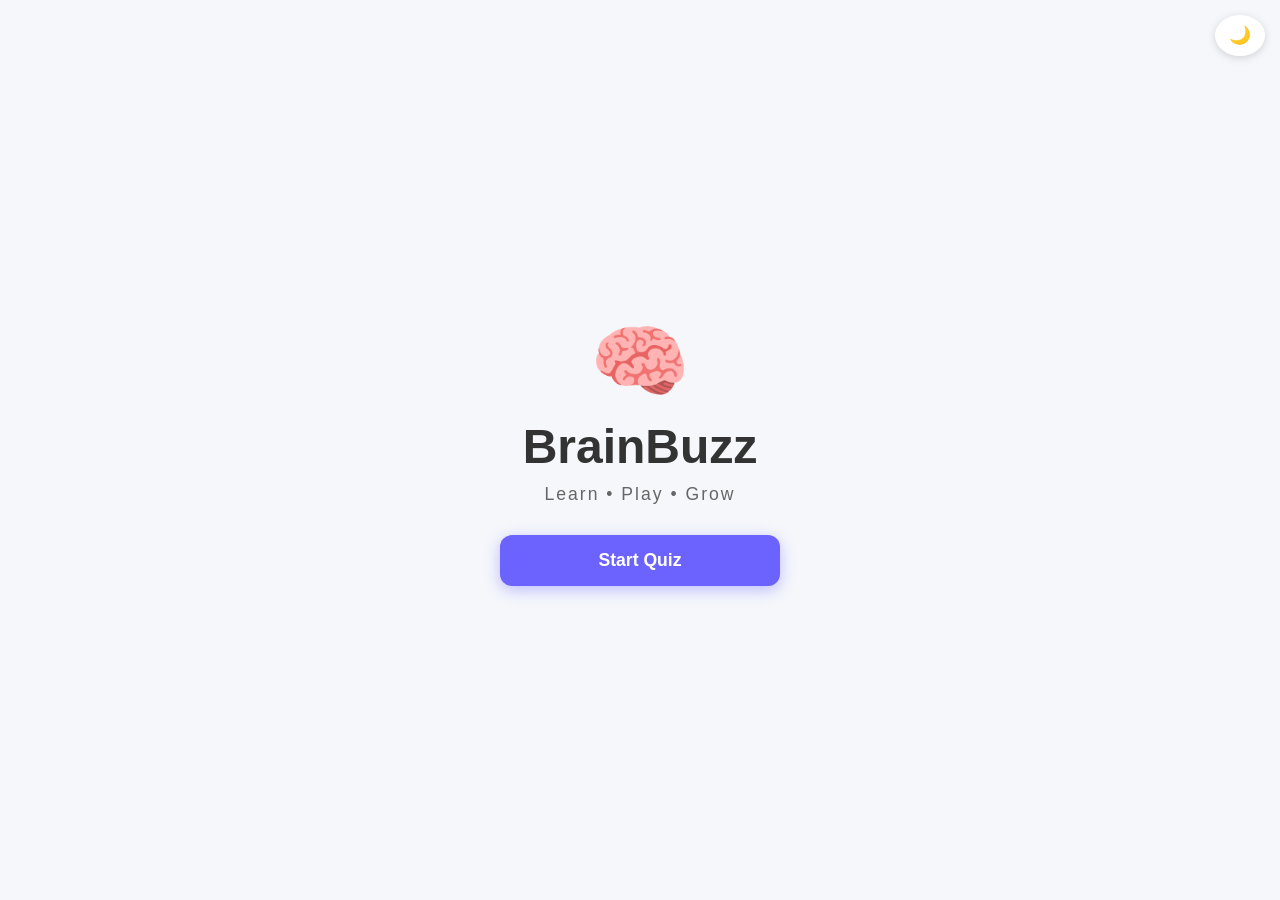
<file: index.html>
<html lang="en">
<head>
    <meta charset="UTF-8">
    <meta name="viewport" content="width=device-width, initial-scale=1.0">
    <title>BrainBuzz</title>
    <link rel="stylesheet" href="style.css">
</head>
<body>

    <button id="themeToggle" class="theme-btn">🌙</button>

    <div class="container">

        <div class="logo">
            🧠
        </div>

        <h1>BrainBuzz</h1>

        <p class="tagline">
            Learn • Play • Grow
        </p>

        <button id="startBtn" class="start-btn">
            Start Quiz
        </button>

    </div>

    <script src="script.js"></script>
</body>
</html>
</file>
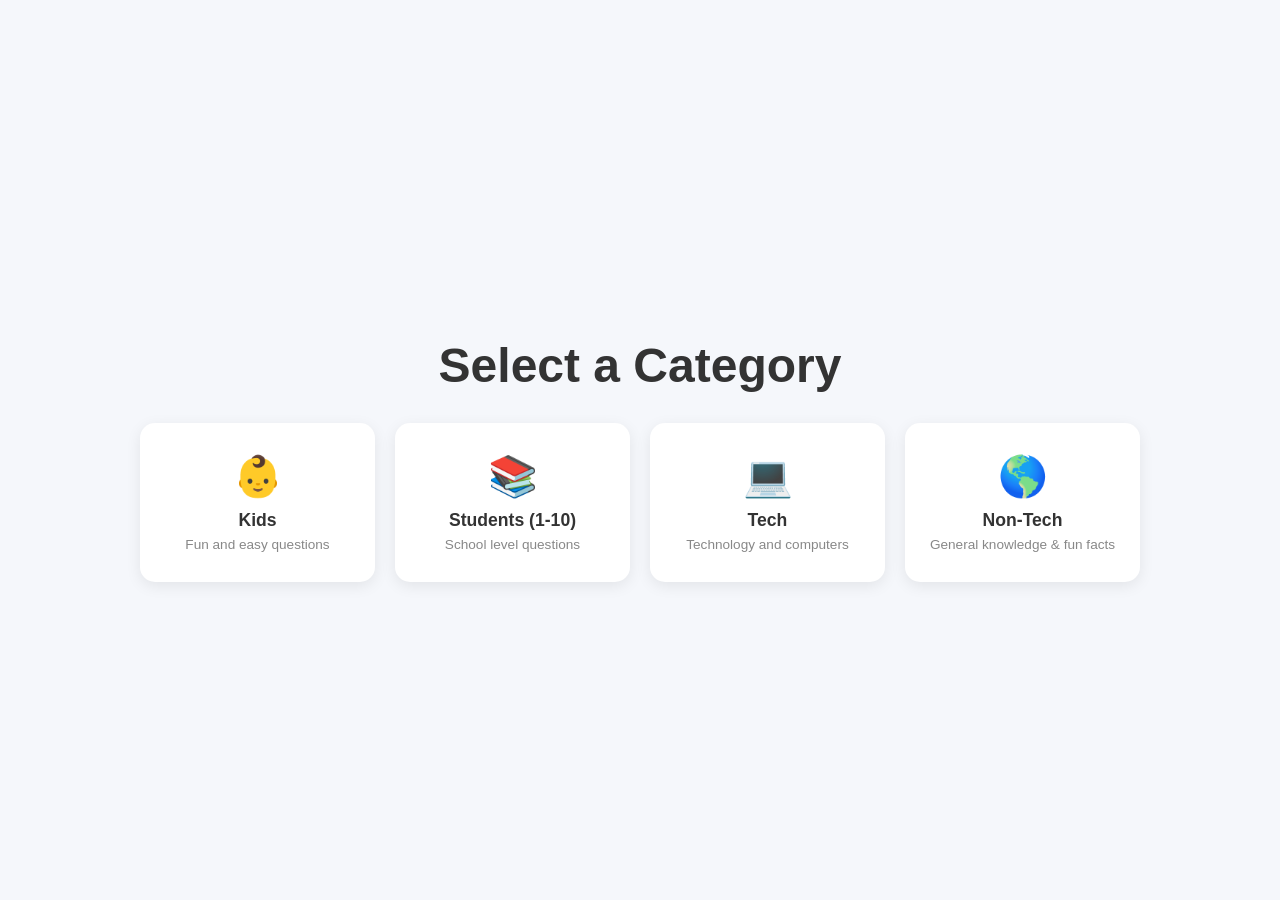
<file: category.html>
<!DOCTYPE html>
<html lang="en">
<head>
    <meta charset="UTF-8">
    <meta name="viewport" content="width=device-width, initial-scale=1.0">
    <title>Select Category - BrainBuzz</title>
    <link rel="stylesheet" href="style.css">
</head>
<body>

    <div class="category-container">

        <h1>Select a Category</h1>

        <div class="categories">

            <div class="card" data-category="kids">
                👶
                <h2>Kids</h2>
                <p>Fun and easy questions</p>
            </div>

            <div class="card" data-category="students">
                📚
                <h2>Students (1-10)</h2>
                <p>School level questions</p>
            </div>

            <div class="card" data-category="tech">
                💻
                <h2>Tech</h2>
                <p>Technology and computers</p>
            </div>

            <div class="card" data-category="nontech">
                🌎
                <h2>Non-Tech</h2>
                <p>General knowledge & fun facts</p>
            </div>

        </div>

    </div>

    <script src="script.js"></script>

</body>
</html>
</file>
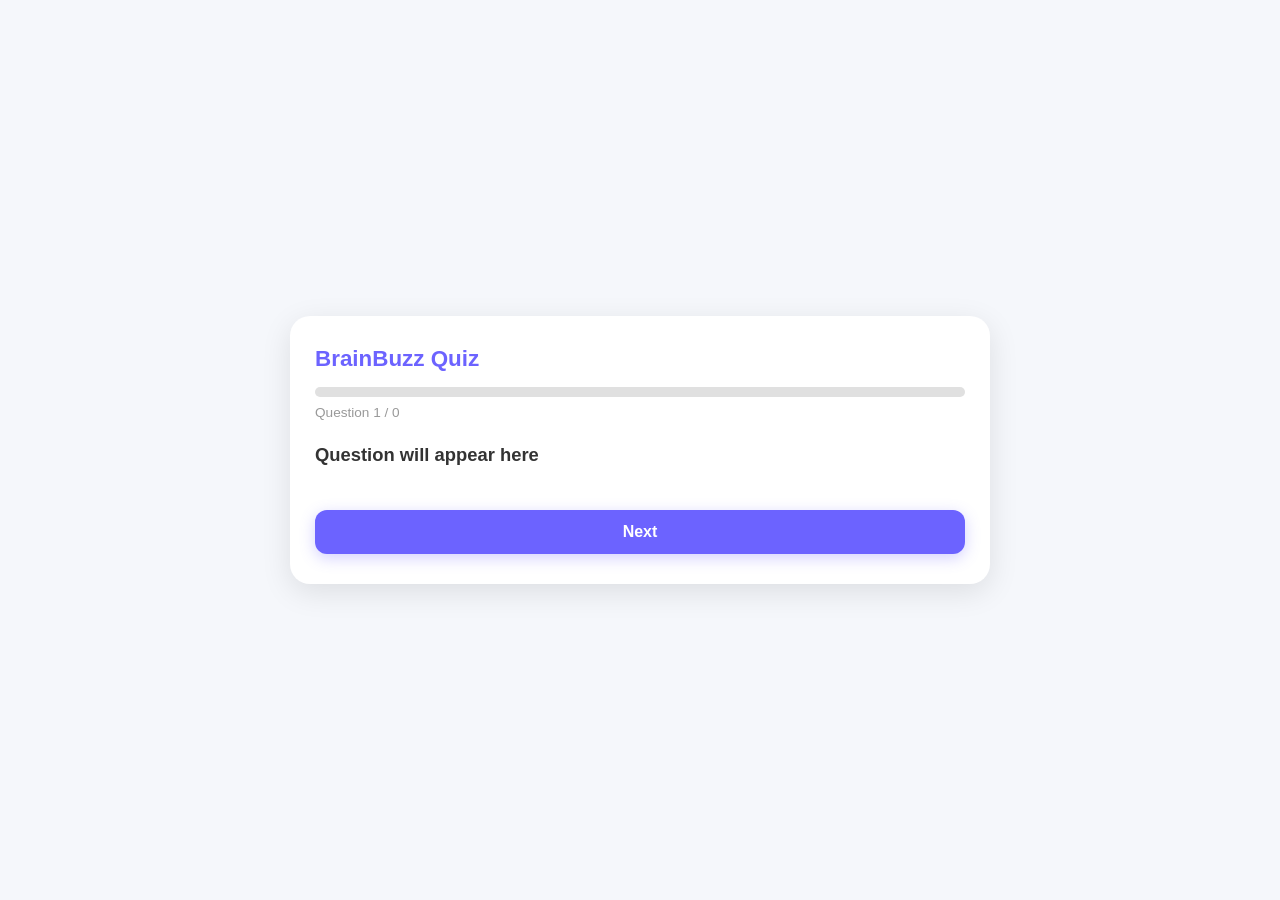
<file: quiz.html>
<!DOCTYPE html>
<html lang="en">
<head>
    <meta charset="UTF-8">
    <meta name="viewport" content="width=device-width, initial-scale=1.0">
    <title>BrainBuzz Quiz</title>
    <link rel="stylesheet" href="style.css">
</head>
<body>

    <div class="quiz-container">

        <h2 id="categoryTitle">BrainBuzz Quiz</h2>

        <div class="progress-container">
            <div id="progressBar"></div>
        </div>

        <p id="questionCount">Question 1 / 10</p>

        <h3 id="question">Question will appear here</h3>

        <div id="options"></div>

        <button id="nextBtn">Next</button>

    </div>

    <script src="questions.js"></script>
    <script src="script.js"></script>

</body>
</html>
</file>
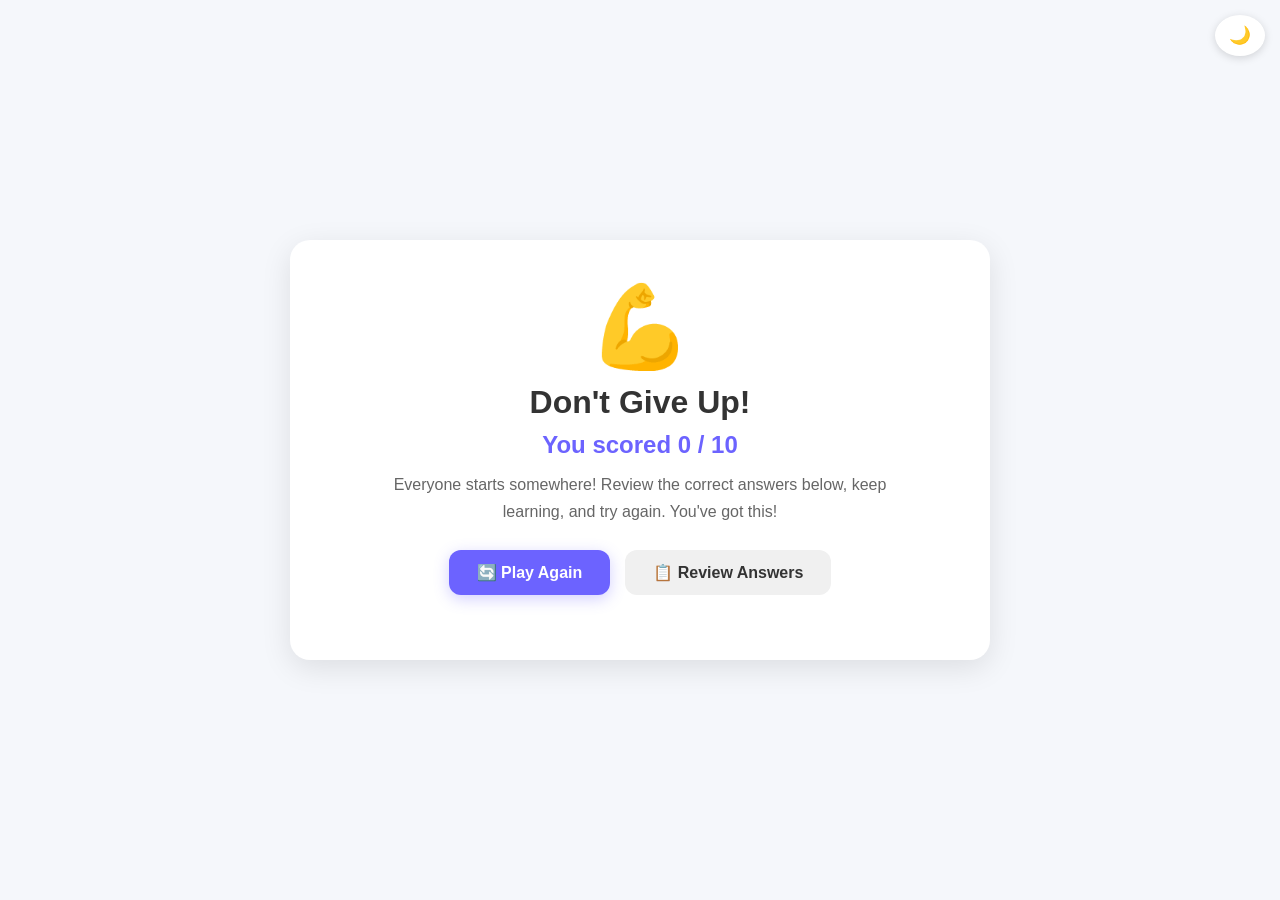
<file: result.html>
<!DOCTYPE html>
<html lang="en">
<head>
    <meta charset="UTF-8">
    <meta name="viewport" content="width=device-width, initial-scale=1.0">
    <title>Results - BrainBuzz</title>
    <link rel="stylesheet" href="style.css">
</head>
<body>

    <button id="themeToggle" class="theme-btn">🌙</button>

    <div class="result-container">

        <!-- Badge + Score -->
        <div class="result-badge" id="resultBadge">🏆</div>
        <h1 class="result-title" id="resultTitle">Quiz Complete!</h1>
        <p class="result-score" id="resultScore">You scored 0 / 10</p>
        <p class="result-advice" id="resultAdvice">Great effort!</p>

        <!-- Buttons -->
        <div class="result-buttons">
            <button class="btn-primary" id="playAgainBtn">🔄 Play Again</button>
            <button class="btn-secondary" id="reviewBtn">📋 Review Answers</button>
        </div>

        <!-- Answer Review Section (hidden by default) -->
        <div class="review-section" id="reviewSection" style="display:none;">
            <h3>📝 Answer Review</h3>
            <div id="reviewList"></div>
        </div>

    </div>

    <script src="questions.js"></script>
    <script src="result.js"></script>

</body>
</html>
</file>
<file: style.css>
/* =====================
   RESET & BASE
   ===================== */

* {
    margin: 0;
    padding: 0;
    box-sizing: border-box;
    font-family: Arial, sans-serif;
}

body {
    min-height: 100vh;
    display: flex;
    justify-content: center;
    align-items: center;
    background: #f5f7fb;
    transition: background 0.3s, color 0.3s;
    padding: 20px;
}

/* =====================
   DARK MODE
   ===================== */

.dark {
    background: #121212;
    color: white;
}

.dark h1,
.dark h2,
.dark h3,
.dark p,
.dark .tagline {
    color: white;
}

/* =====================
   THEME TOGGLE BUTTON
   ===================== */

.theme-btn {
    position: fixed;
    top: 15px;
    right: 15px;
    border: none;
    padding: 10px 14px;
    border-radius: 50%;
    cursor: pointer;
    font-size: 1.1rem;
    background: white;
    box-shadow: 0 2px 8px rgba(0,0,0,0.15);
    z-index: 999;
    transition: transform 0.2s;
}

.theme-btn:hover {
    transform: scale(1.1);
}

.dark .theme-btn {
    background: #2a2a2a;
}

/* =====================
   WELCOME PAGE (index.html)
   ===================== */

.container {
    text-align: center;
    padding: 40px 20px;
    width: 100%;
    max-width: 500px;
}

.logo {
    font-size: 80px;
    margin-bottom: 10px;
    animation: bounce 1.5s infinite;
}

@keyframes bounce {
    0%, 100% { transform: translateY(0); }
    50%       { transform: translateY(-12px); }
}

h1 {
    font-size: 3rem;
    color: #333;
    margin-bottom: 10px;
}

.tagline {
    margin: 10px 0 30px;
    color: #666;
    font-size: 1.1rem;
    letter-spacing: 2px;
}

.start-btn {
    padding: 15px 40px;
    border: none;
    border-radius: 12px;
    cursor: pointer;
    font-size: 1.1rem;
    font-weight: bold;
    background: #6c63ff;
    color: white;
    transition: transform 0.2s, box-shadow 0.2s;
    box-shadow: 0 4px 15px rgba(108,99,255,0.4);
    width: 100%;
    max-width: 280px;
}

.start-btn:hover {
    transform: scale(1.05);
    box-shadow: 0 6px 20px rgba(108,99,255,0.5);
}

/* =====================
   CATEGORY PAGE
   ===================== */

.category-container {
    width: 100%;
    max-width: 1000px;
    text-align: center;
    padding-top: 20px;
}

.category-container h1 {
    margin-bottom: 10px;
}

.categories {
    margin-top: 30px;
    display: grid;
    grid-template-columns: repeat(auto-fit, minmax(200px, 1fr));
    gap: 20px;
}

.card {
    background: white;
    padding: 30px 20px;
    border-radius: 15px;
    cursor: pointer;
    box-shadow: 0 4px 15px rgba(0,0,0,0.08);
    transition: transform 0.2s, box-shadow 0.2s;
    font-size: 2.5rem;
}

.card:hover {
    transform: translateY(-6px);
    box-shadow: 0 8px 25px rgba(108,99,255,0.2);
}

.card h2 {
    margin: 10px 0 6px;
    font-size: 1.1rem;
    color: #333;
}

.card p {
    font-size: 0.85rem;
    color: #888;
}

.dark .card {
    background: #1f1f1f;
}

.dark .card h2 {
    color: white;
}

/* =====================
   QUIZ PAGE
   ===================== */

.quiz-container {
    width: 100%;
    max-width: 700px;
    background: white;
    padding: 30px 25px;
    border-radius: 20px;
    box-shadow: 0 8px 30px rgba(0,0,0,0.1);
}

.dark .quiz-container {
    background: #1f1f1f;
}

.quiz-container h2 {
    font-size: 1.4rem;
    color: #6c63ff;
    margin-bottom: 5px;
}

.progress-container {
    width: 100%;
    height: 10px;
    background: #e0e0e0;
    border-radius: 20px;
    overflow: hidden;
    margin: 15px 0 8px;
}

#progressBar {
    width: 0%;
    height: 100%;
    background: linear-gradient(90deg, #6c63ff, #a89cff);
    border-radius: 20px;
    transition: width 0.4s ease;
}

#questionCount {
    font-size: 0.85rem;
    color: #999;
    margin-bottom: 20px;
}

#question {
    font-size: 1.15rem;
    color: #333;
    margin-bottom: 20px;
    line-height: 1.6;
    min-height: 50px;
}

.dark #question {
    color: white;
}

#options {
    margin: 10px 0 20px;
}

.option-btn {
    display: block;
    width: 100%;
    padding: 14px 16px;
    margin: 10px 0;
    border: 2px solid #e0e0e0;
    border-radius: 12px;
    cursor: pointer;
    font-size: 0.95rem;
    text-align: left;
    background: #fafafa;
    color: #333;
    transition: background 0.2s, border 0.2s, transform 0.1s;
}

.option-btn:hover:not(:disabled) {
    background: #f0eeff;
    border-color: #6c63ff;
    transform: translateX(4px);
}

.dark .option-btn {
    background: #2a2a2a;
    border-color: #444;
    color: white;
}

.dark .option-btn:hover:not(:disabled) {
    background: #3a3a5a;
    border-color: #6c63ff;
}

/* Correct / Wrong feedback */
.option-btn.correct {
    background: #28a745 !important;
    border-color: #1e7e34 !important;
    color: white !important;
}

.option-btn.wrong {
    background: #dc3545 !important;
    border-color: #bd2130 !important;
    color: white !important;
}

.option-btn:disabled {
    cursor: not-allowed;
    opacity: 0.9;
}

#nextBtn {
    padding: 13px 30px;
    border: none;
    border-radius: 12px;
    background: #6c63ff;
    color: white;
    cursor: pointer;
    font-size: 1rem;
    font-weight: bold;
    width: 100%;
    transition: transform 0.2s, box-shadow 0.2s;
    box-shadow: 0 4px 15px rgba(108,99,255,0.3);
}

#nextBtn:hover {
    transform: scale(1.02);
    box-shadow: 0 6px 20px rgba(108,99,255,0.4);
}

/* =====================
   RESULT PAGE
   ===================== */

.result-container {
    width: 100%;
    max-width: 700px;
    background: white;
    padding: 40px 30px;
    border-radius: 20px;
    text-align: center;
    box-shadow: 0 8px 30px rgba(0,0,0,0.1);
}

.dark .result-container {
    background: #1f1f1f;
}

.result-badge {
    font-size: 80px;
    margin-bottom: 10px;
    animation: pop 0.5s ease;
}

@keyframes pop {
    0%   { transform: scale(0); }
    70%  { transform: scale(1.2); }
    100% { transform: scale(1); }
}

.result-title {
    font-size: 2rem;
    color: #333;
    margin-bottom: 5px;
}

.dark .result-title {
    color: white;
}

.result-score {
    font-size: 1.5rem;
    color: #6c63ff;
    font-weight: bold;
    margin: 10px 0;
}

.result-advice {
    margin: 12px 0 25px;
    color: #666;
    font-size: 1rem;
    line-height: 1.7;
    max-width: 500px;
    margin-left: auto;
    margin-right: auto;
}

.dark .result-advice {
    color: #aaa;
}

.result-buttons {
    display: flex;
    gap: 15px;
    justify-content: center;
    flex-wrap: wrap;
    margin-bottom: 25px;
}

.result-buttons button {
    padding: 13px 28px;
    border: none;
    border-radius: 12px;
    cursor: pointer;
    font-size: 1rem;
    font-weight: bold;
    transition: transform 0.2s, box-shadow 0.2s;
    min-width: 160px;
}

.result-buttons button:hover {
    transform: scale(1.05);
}

.btn-primary {
    background: #6c63ff;
    color: white;
    box-shadow: 0 4px 15px rgba(108,99,255,0.3);
}

.btn-secondary {
    background: #f0f0f0;
    color: #333;
}

.dark .btn-secondary {
    background: #333;
    color: white;
}

/* =====================
   REVIEW SECTION
   ===================== */

.review-section {
    text-align: left;
    margin-top: 20px;
    border-top: 2px solid #eee;
    padding-top: 20px;
}

.dark .review-section {
    border-top-color: #333;
}

.review-section h3 {
    text-align: center;
    margin-bottom: 20px;
    font-size: 1.2rem;
    color: #333;
}

.dark .review-section h3 {
    color: white;
}

.review-item {
    background: #f9f9f9;
    border-radius: 12px;
    padding: 15px 18px;
    margin-bottom: 12px;
    border-left: 5px solid #6c63ff;
}

.dark .review-item {
    background: #2a2a2a;
}

.review-item p {
    margin: 5px 0;
    font-size: 0.92rem;
    color: #444;
    line-height: 1.5;
}

.dark .review-item p {
    color: #ccc;
}

.correct-answer {
    color: #28a745 !important;
    font-weight: bold;
}

/* =====================
   MOBILE RESPONSIVE
   ===================== */

@media (max-width: 600px) {

    body {
        padding: 15px;
        align-items: flex-start;
        padding-top: 60px;
    }

    h1 {
        font-size: 2.2rem;
    }

    .logo {
        font-size: 60px;
    }

    .start-btn {
        max-width: 100%;
    }

    .categories {
        grid-template-columns: 1fr 1fr;
        gap: 12px;
    }

    .card {
        padding: 20px 12px;
        font-size: 2rem;
    }

    .card h2 {
        font-size: 0.95rem;
    }

    .quiz-container,
    .result-container {
        padding: 20px 15px;
        border-radius: 15px;
    }

    .quiz-container h2 {
        font-size: 1.1rem;
    }

    #question {
        font-size: 1rem;
    }

    .option-btn {
        padding: 13px 14px;
        font-size: 0.9rem;
    }

    .result-badge {
        font-size: 60px;
    }

    .result-title {
        font-size: 1.6rem;
    }

    .result-score {
        font-size: 1.2rem;
    }

    .result-buttons {
        flex-direction: column;
        align-items: center;
    }

    .result-buttons button {
        width: 100%;
    }

    .review-item {
        padding: 12px 14px;
    }
}

@media (max-width: 380px) {

    h1 {
        font-size: 1.9rem;
    }

    .categories {
        grid-template-columns: 1fr;
    }

    .card {
        padding: 18px;
    }
}
</file>
